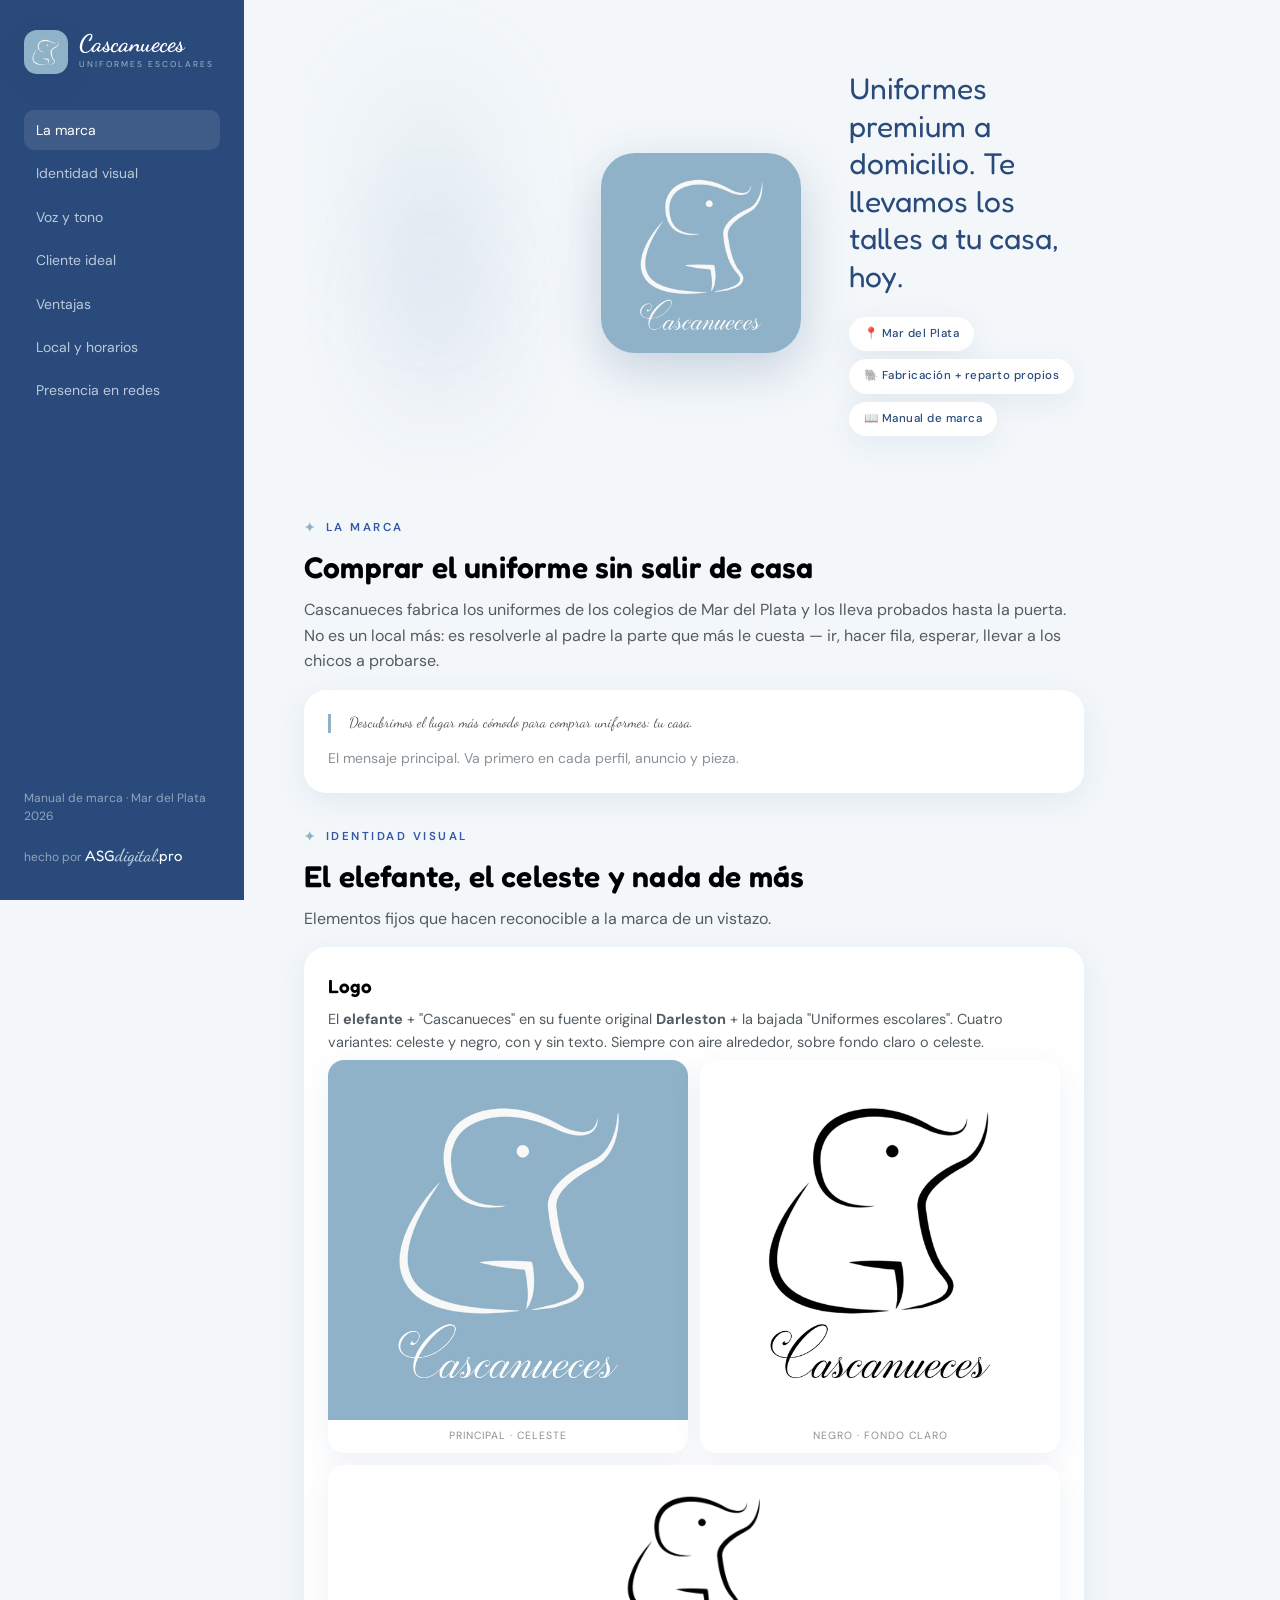
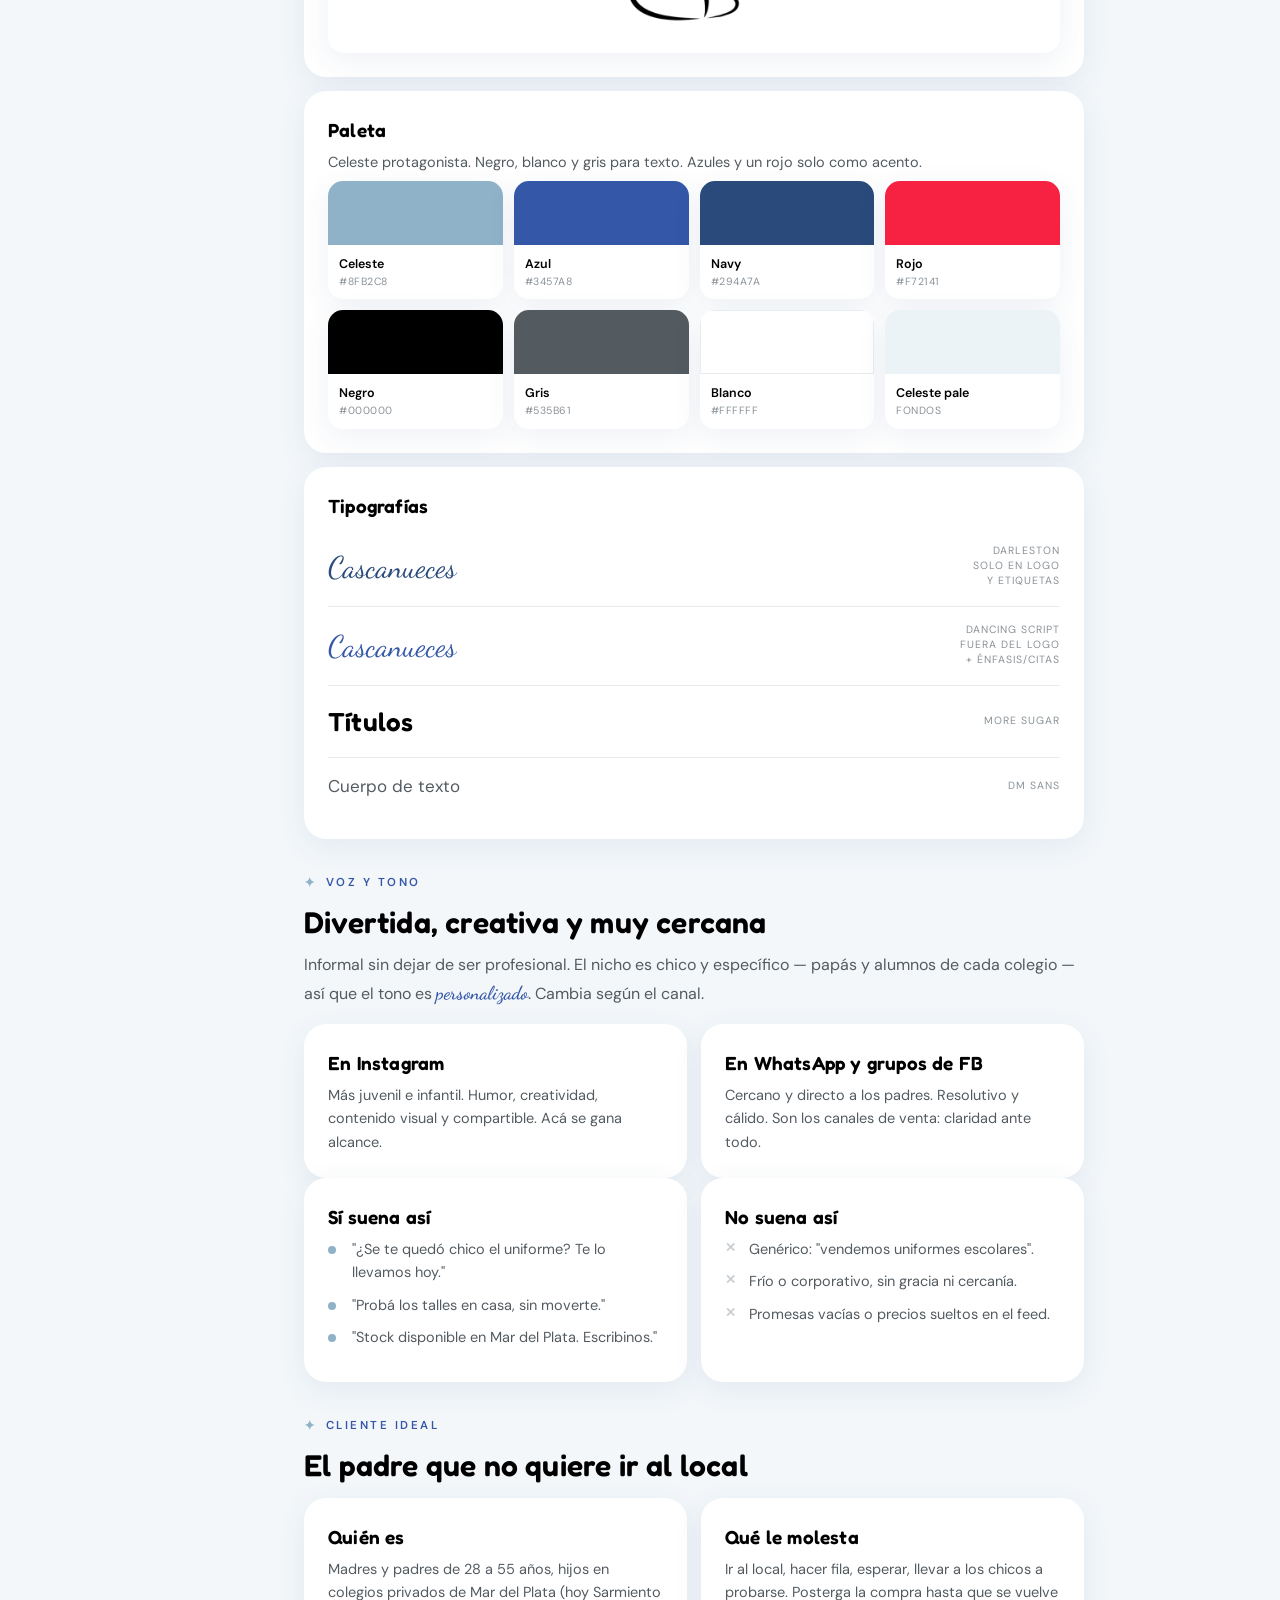
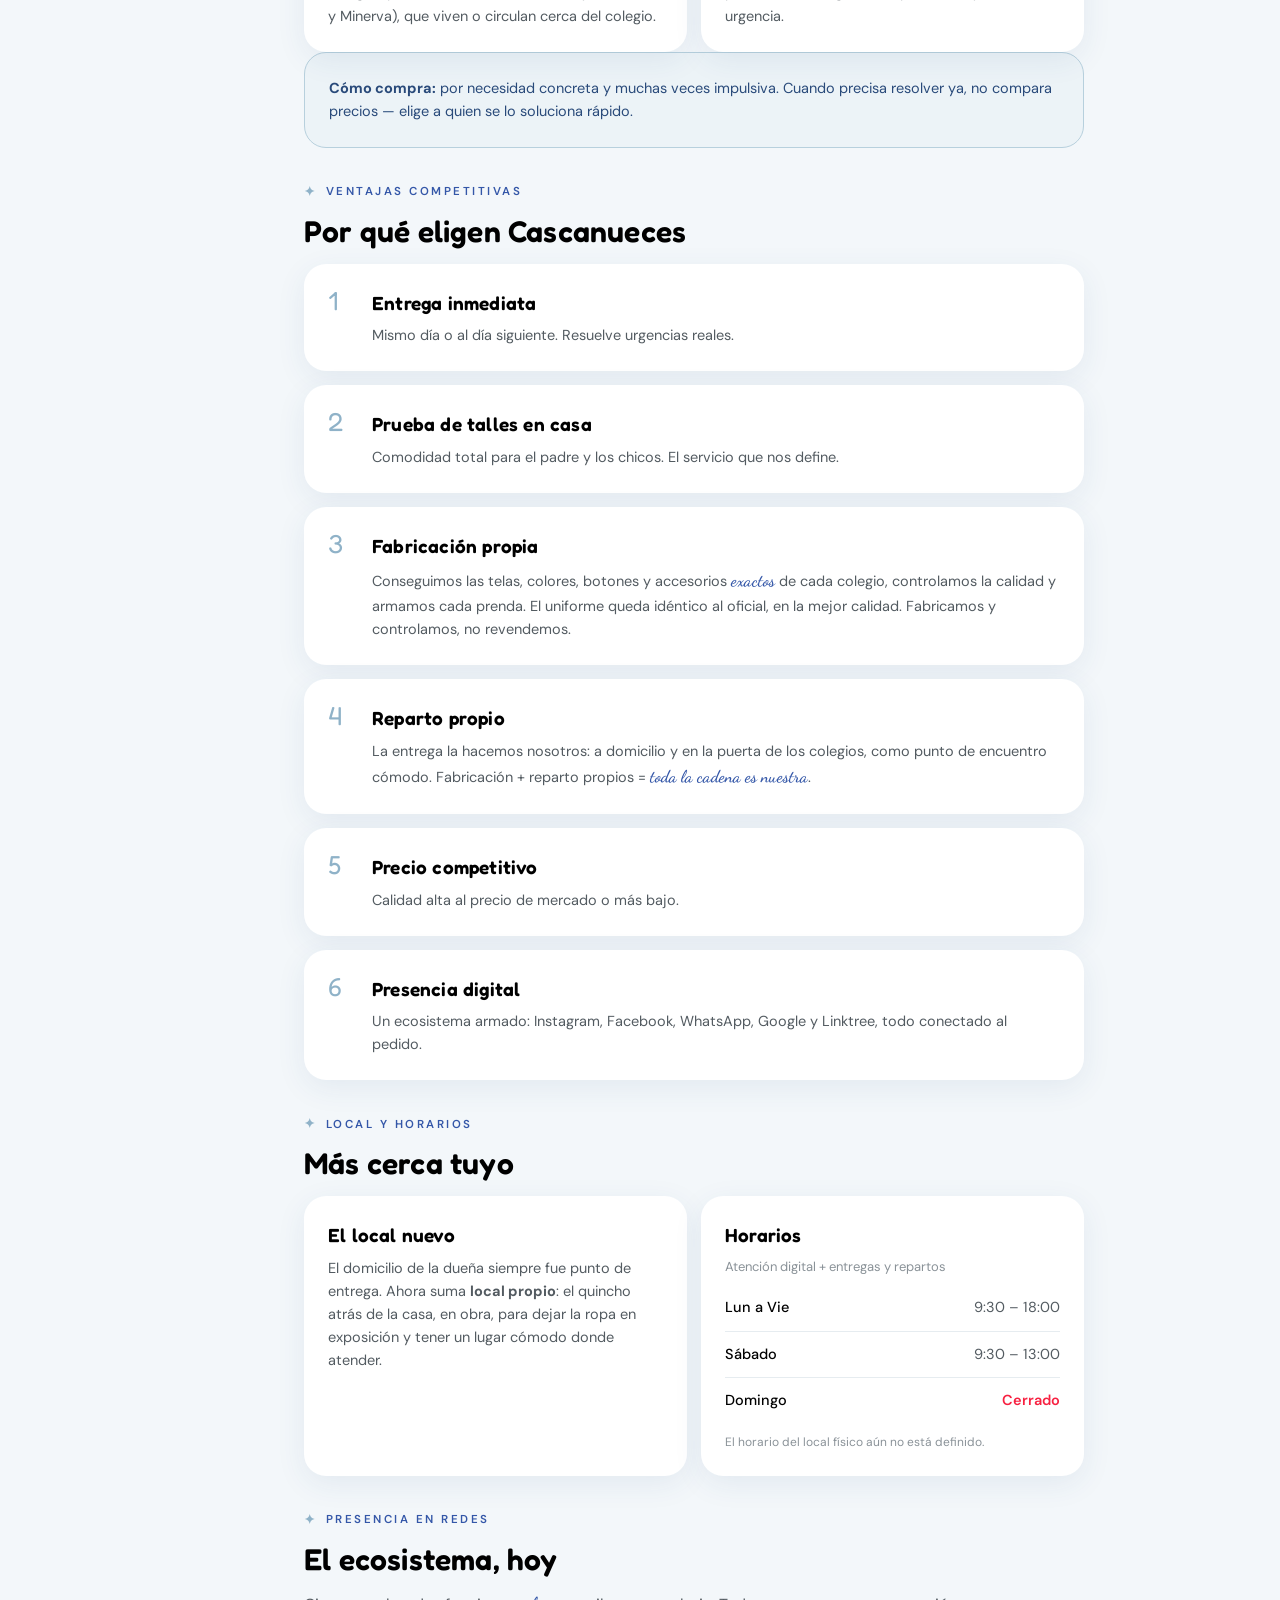
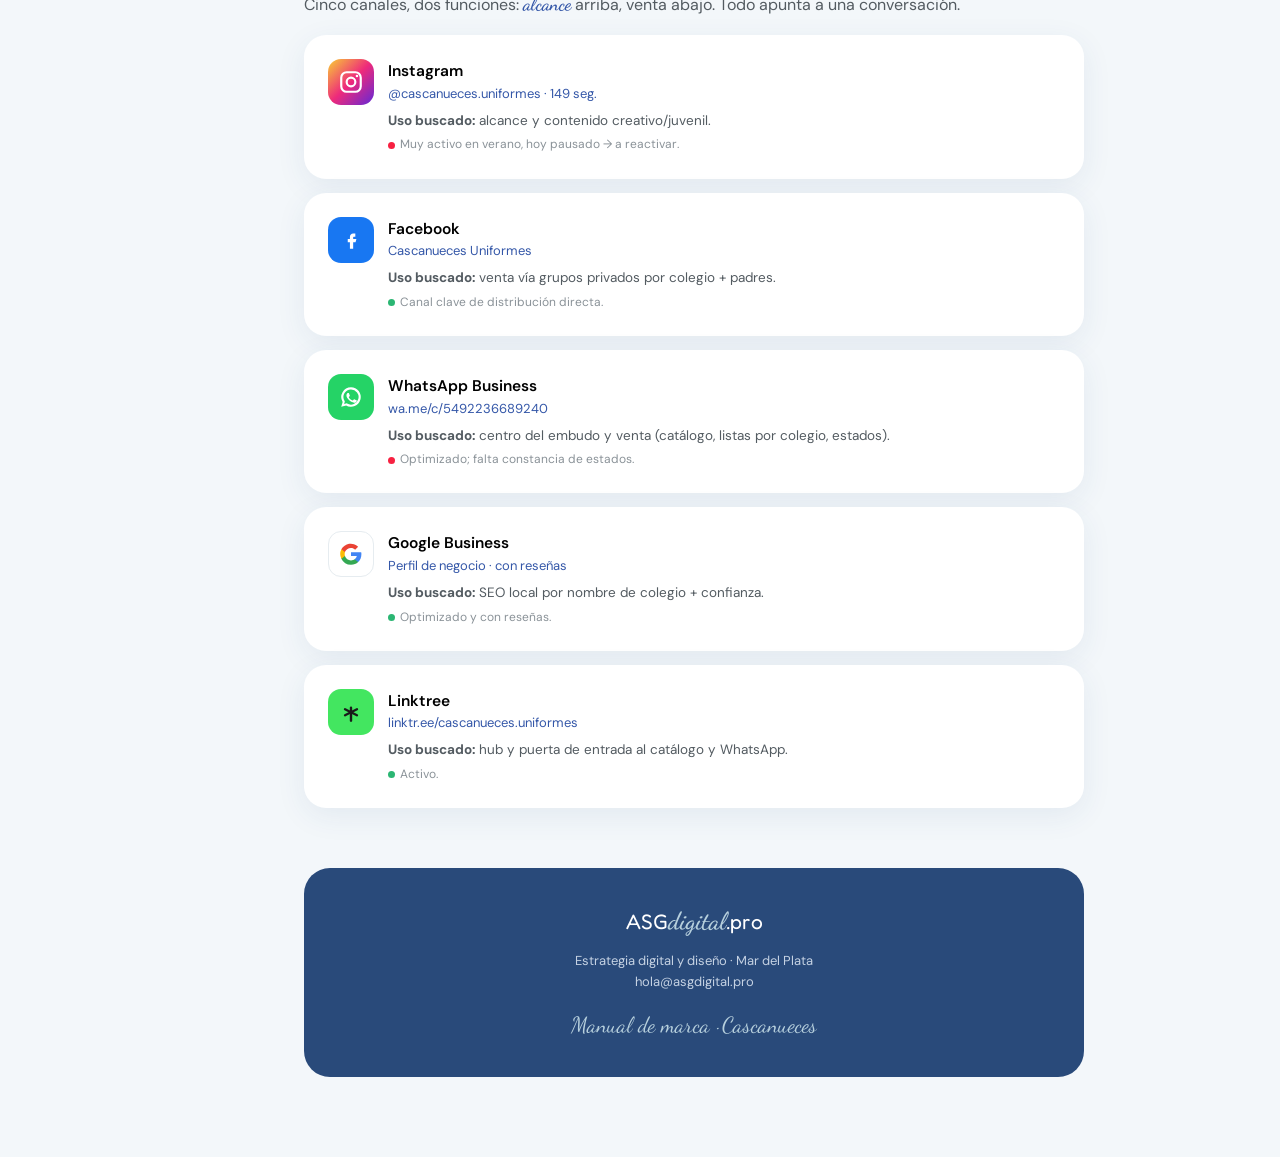
<file: marca/cascanueces-manual-marca (1).html>
<!DOCTYPE html>
<html lang="es-AR">
<head>
<meta charset="UTF-8"/>
<meta name="viewport" content="width=device-width, initial-scale=1.0"/>
<title>Cascanueces · Manual de marca</title>
<link rel="preconnect" href="https://fonts.googleapis.com"/>
<link href="https://fonts.googleapis.com/css2?family=DM+Sans:wght@300;400;500;600;700&family=Dancing+Script:wght@600;700&family=Fredoka:wght@500;600;700&display=swap" rel="stylesheet"/>
<link href="https://fonts.cdnfonts.com/css/more-sugar" rel="stylesheet"/>
<style>
:root{
  --celeste:#8FB2C8; --celeste-light:#B7D0DD; --celeste-pale:#ECF3F7;
  --azul:#3457A8; --navy:#294A7A; --rojo:#F72141;
  --negro:#000000; --blanco:#FFFFFF; --gris:#535B61; --gris-soft:#8A9298; --linea:#E6ECF0;
  --bg:#F3F7FA;
  --card-shadow:0 8px 30px rgba(41,74,122,.08);
  --card-shadow-hover:0 14px 44px rgba(41,74,122,.15);
}
*{margin:0;padding:0;box-sizing:border-box}
html{scroll-behavior:smooth}
body{font-family:'DM Sans',sans-serif;background:var(--bg);color:var(--gris);line-height:1.6;-webkit-font-smoothing:antialiased}
h1,h2,h3,.title{font-family:'More Sugar','Fredoka',sans-serif;color:var(--negro);font-weight:600;letter-spacing:.2px}
.script{font-family:'Dancing Script',cursive}
em{font-family:'Dancing Script',cursive;font-style:normal;color:var(--azul);font-size:1.18em;font-weight:600}
a{color:inherit;text-decoration:none}
img{display:block;max-width:100%}

.app{max-width:600px;margin:0 auto;background:var(--bg);position:relative;overflow:hidden}
.sidebar{display:none}
.mobile-header{display:flex;align-items:center;justify-content:space-between;padding:14px 20px;position:sticky;top:0;z-index:30;background:rgba(243,247,250,.92);backdrop-filter:blur(8px);border-bottom:1px solid var(--linea)}
.main{padding:0 20px 56px}

.badge-logo{width:44px;height:44px;border-radius:13px;flex-shrink:0;box-shadow:var(--card-shadow)}
.brand-name{font-family:'Dancing Script',cursive;font-weight:700;font-size:24px;color:var(--navy);line-height:1}
.brand-sub{font-size:8.5px;letter-spacing:2px;text-transform:uppercase;color:var(--gris-soft);margin-top:2px}
.hrow{display:flex;align-items:center;gap:11px}

.hero{position:relative;text-align:center;padding:48px 16px 40px;overflow:hidden}
.blob{position:absolute;border-radius:50%;filter:blur(54px);opacity:.16;z-index:0}
.blob-1{width:240px;height:240px;background:var(--celeste);top:-60px;right:-70px}
.blob-2{width:200px;height:200px;background:var(--azul);bottom:-60px;left:-70px;opacity:.10}
.hero>*{position:relative;z-index:1}
.hero-logo{width:188px;height:188px;border-radius:34px;margin:0 auto 22px;box-shadow:0 16px 50px rgba(41,74,122,.22)}
.hero-tag{font-family:'More Sugar','Fredoka',sans-serif;font-size:24px;color:var(--navy);max-width:360px;margin:0 auto;line-height:1.25}
.hero-meta{display:inline-flex;flex-wrap:wrap;justify-content:center;gap:8px;margin-top:22px}
.pill{font-size:11.5px;letter-spacing:.5px;color:var(--navy);background:var(--blanco);padding:8px 15px;border-radius:50px;box-shadow:var(--card-shadow);font-weight:500}

.section{margin-top:34px;scroll-margin-top:84px}
.eyebrow{display:flex;align-items:center;gap:8px;font-size:11.5px;letter-spacing:2.5px;text-transform:uppercase;color:var(--azul);font-weight:600;margin-bottom:12px}
.eyebrow::before{content:"✦";color:var(--celeste);font-size:13px}
.section h2{font-size:30px;line-height:1.1;margin-bottom:13px}
.lead{font-size:16px;color:var(--gris)}

.card{background:var(--blanco);border-radius:22px;padding:24px;box-shadow:var(--card-shadow);transition:transform .3s ease,box-shadow .3s ease}
.card+.card{margin-top:14px}
.card:hover{transform:translateY(-4px);box-shadow:var(--card-shadow-hover)}
.card h3{font-size:19px;margin-bottom:6px}
.card p{font-size:14.5px;color:var(--gris)}

.quote{font-family:'Dancing Script',cursive;font-size:27px;line-height:1.3;color:var(--navy);border-left:3px solid var(--celeste);padding-left:18px}

.swatches{display:grid;grid-template-columns:repeat(2,1fr);gap:11px;margin-top:6px}
.swatch{border-radius:15px;overflow:hidden;box-shadow:var(--card-shadow)}
.swatch .chip{height:64px}
.swatch .meta{background:var(--blanco);padding:9px 11px}
.swatch .nm{font-size:12.5px;font-weight:600;color:var(--negro)}
.swatch .hx{font-size:10.5px;letter-spacing:.5px;color:var(--gris-soft);text-transform:uppercase}

.type-row{display:flex;align-items:center;justify-content:space-between;gap:14px;padding:15px 0;border-bottom:1px solid var(--linea)}
.type-row:last-child{border-bottom:none}
.type-label{font-size:10.5px;letter-spacing:1px;text-transform:uppercase;color:var(--gris-soft);flex-shrink:0;text-align:right;line-height:1.4}

.list{list-style:none;margin-top:4px}
.list li{position:relative;padding-left:24px;margin-bottom:9px;font-size:14.5px;color:var(--gris)}
.list li::before{content:"";position:absolute;left:0;top:8px;width:8px;height:8px;border-radius:50%;background:var(--celeste)}
.list.x li::before{background:none;content:"✕";color:#C9CFD3;top:0;font-size:13px;font-weight:700}

.logo-variants{display:grid;grid-template-columns:1fr 1fr;gap:12px;margin-top:6px}
.lv{border-radius:16px;overflow:hidden;box-shadow:var(--card-shadow);background:var(--blanco)}
.lv img{width:100%}
.lv .cap{font-size:10.5px;letter-spacing:1px;text-transform:uppercase;color:var(--gris-soft);text-align:center;padding:8px}
.lv.full{grid-column:1 / -1;background:var(--blanco);display:flex;align-items:center;justify-content:center;padding:14px}
.lv.full img{max-width:160px}

.adv{display:flex;gap:14px;align-items:flex-start}
.adv .n{font-family:'More Sugar','Fredoka',sans-serif;font-size:26px;color:var(--celeste);line-height:1;flex-shrink:0;width:30px}

.hi{background:var(--celeste-pale);box-shadow:none;border:1px solid var(--celeste-light)}
.hi p{color:var(--navy)}

.hours{display:flex;flex-direction:column;gap:0}
.hours .r{display:flex;justify-content:space-between;padding:11px 0;border-bottom:1px solid var(--linea);font-size:14.5px}
.hours .r:last-child{border-bottom:none}
.hours .d{color:var(--negro);font-weight:500}
.hours .h{color:var(--gris)}
.hours .closed{color:var(--rojo);font-weight:600}

.channel{display:flex;align-items:flex-start;gap:14px}
.ico{width:46px;height:46px;border-radius:13px;flex-shrink:0;display:flex;align-items:center;justify-content:center}
.ico svg{width:26px;height:26px}
.channel .info{flex:1;min-width:0}
.channel .info .h{font-size:15.5px;font-weight:600;color:var(--negro)}
.channel .info .handle{font-size:13px;color:var(--azul);word-break:break-word;margin-bottom:5px}
.channel .info .desc{font-size:13.5px;color:var(--gris)}
.channel .info .state{font-size:12px;color:var(--gris-soft);margin-top:4px}
.dot{display:inline-block;width:7px;height:7px;border-radius:50%;margin-right:5px;vertical-align:middle}
.dot.on{background:#2BB673}.dot.warn{background:var(--rojo)}

.footer{margin-top:44px;background:var(--navy);color:#fff;border-radius:26px;padding:34px 26px;text-align:center}
.footer .asg{font-family:'More Sugar','Fredoka',sans-serif;font-size:21px;color:#fff}
.footer .asg em{color:var(--celeste-light)}
.footer p{font-size:13px;color:#c5d2e3;margin-top:9px}
.footer .firma{font-family:'Dancing Script',cursive;font-size:22px;color:var(--celeste-light);margin-top:16px}

.reveal{opacity:0;transform:translateY(16px);transition:opacity .7s ease,transform .7s ease}
.reveal.in{opacity:1;transform:none}

@media(min-width:960px){
  .app{max-width:none;width:100vw;display:flex;align-items:flex-start}
  .mobile-header{display:none}
  .sidebar{display:flex;flex-direction:column;width:244px;flex-shrink:0;background:var(--navy);color:#fff;position:sticky;top:0;height:100vh;padding:30px 24px;justify-content:space-between}
  .sidebar .brand-name{color:#fff}.sidebar .brand-sub{color:#9fb3cc}
  .side-nav{margin-top:36px;display:flex;flex-direction:column;gap:3px}
  .side-nav a{font-size:14px;color:#bcc9da;padding:9px 12px;border-radius:10px;transition:background .2s,color .2s}
  .side-nav a:hover,.side-nav a.active{background:rgba(255,255,255,.10);color:#fff}
  .side-foot{font-size:12px;color:#92a5bd;line-height:1.5}
  .side-foot .asg{font-family:'More Sugar','Fredoka',sans-serif;color:#fff;font-size:15px}
  .side-foot .asg em{color:var(--celeste-light)}
  .main{flex:1;padding:0 60px 80px;max-width:900px}
  .hero{text-align:left;padding:70px 0 48px;display:flex;align-items:center;gap:48px}
  .hero-logo{margin:0;width:200px;height:200px}
  .hero-tag{margin:0;max-width:380px;font-size:30px}
  .hero-meta{justify-content:flex-start}
  .grid-2{display:grid;grid-template-columns:1fr 1fr;gap:14px}
  .grid-2 .card+.card{margin-top:0}
  .swatches{grid-template-columns:repeat(4,1fr)}
  .footer{margin-top:60px}
}
</style>
</head>
<body>
<div class="app">

  <aside class="sidebar">
    <div>
      <div class="hrow">
        <img class="badge-logo" src="[data-uri]" alt="Cascanueces"/>
        <div><div class="brand-name">Cascanueces</div><div class="brand-sub">Uniformes escolares</div></div>
      </div>
      <nav class="side-nav">
        <a href="#marca" class="active">La marca</a>
        <a href="#identidad">Identidad visual</a>
        <a href="#voz">Voz y tono</a>
        <a href="#cliente">Cliente ideal</a>
        <a href="#ventajas">Ventajas</a>
        <a href="#local">Local y horarios</a>
        <a href="#presencia">Presencia en redes</a>
      </nav>
    </div>
    <div class="side-foot">Manual de marca · Mar del Plata 2026<br/><br/>hecho por <span class="asg">ASG<em>digital</em>.pro</span></div>
  </aside>

  <header class="mobile-header">
    <div class="hrow">
      <img class="badge-logo" style="width:38px;height:38px" src="[data-uri]" alt="Cascanueces"/>
      <div class="brand-name" style="font-size:21px">Cascanueces</div>
    </div>
    <span style="font-size:10.5px;letter-spacing:1.5px;text-transform:uppercase;color:var(--gris-soft)">Manual</span>
  </header>

  <main class="main">

    <section class="hero" id="marca">
      <div class="blob blob-1"></div><div class="blob blob-2"></div>
      <img class="hero-logo" src="[data-uri]" alt="Logo Cascanueces"/>
      <div>
        <p class="hero-tag">Uniformes premium a domicilio. Te llevamos los talles a tu casa, hoy.</p>
        <div class="hero-meta">
          <span class="pill">📍 Mar del Plata</span>
          <span class="pill">🐘 Fabricación + reparto propios</span>
          <span class="pill">📖 Manual de marca</span>
        </div>
      </div>
    </section>

    <section class="section" id="esencia">
      <div class="eyebrow">La marca</div>
      <h2>Comprar el uniforme sin salir de casa</h2>
      <p class="lead">Cascanueces fabrica los uniformes de los colegios de Mar del Plata y los lleva probados hasta la puerta. No es un local más: es resolverle al padre la parte que más le cuesta — ir, hacer fila, esperar, llevar a los chicos a probarse.</p>
      <div class="card reveal" style="margin-top:16px">
        <p class="quote">Descubrimos el lugar más cómodo para comprar uniformes: tu casa.</p>
        <p style="margin-top:14px;font-size:14px;color:var(--gris-soft)">El mensaje principal. Va primero en cada perfil, anuncio y pieza.</p>
      </div>
    </section>

    <section class="section" id="identidad">
      <div class="eyebrow">Identidad visual</div>
      <h2>El elefante, el celeste y nada de más</h2>
      <p class="lead">Elementos fijos que hacen reconocible a la marca de un vistazo.</p>

      <div class="card reveal" style="margin-top:16px">
        <h3>Logo</h3>
        <p>El <strong>elefante</strong> + "Cascanueces" en su fuente original <strong>Darleston</strong> + la bajada "Uniformes escolares". Cuatro variantes: celeste y negro, con y sin texto. Siempre con aire alrededor, sobre fondo claro o celeste.</p>
        <div class="logo-variants">
          <div class="lv"><img src="[data-uri]" alt="Logo celeste"/><div class="cap">Principal · celeste</div></div>
          <div class="lv"><img src="[data-uri]" alt="Logo negro"/><div class="cap">Negro · fondo claro</div></div>
          <div class="lv full"><img src="[data-uri]" alt="Isotipo elefante"/></div>
        </div>
      </div>

      <div class="card reveal">
        <h3>Paleta</h3>
        <p style="margin-bottom:4px">Celeste protagonista. Negro, blanco y gris para texto. Azules y un rojo solo como acento.</p>
        <div class="swatches">
          <div class="swatch"><div class="chip" style="background:var(--celeste)"></div><div class="meta"><div class="nm">Celeste</div><div class="hx">#8FB2C8</div></div></div>
          <div class="swatch"><div class="chip" style="background:var(--azul)"></div><div class="meta"><div class="nm">Azul</div><div class="hx">#3457A8</div></div></div>
          <div class="swatch"><div class="chip" style="background:var(--navy)"></div><div class="meta"><div class="nm">Navy</div><div class="hx">#294A7A</div></div></div>
          <div class="swatch"><div class="chip" style="background:var(--rojo)"></div><div class="meta"><div class="nm">Rojo</div><div class="hx">#F72141</div></div></div>
          <div class="swatch"><div class="chip" style="background:var(--negro)"></div><div class="meta"><div class="nm">Negro</div><div class="hx">#000000</div></div></div>
          <div class="swatch"><div class="chip" style="background:var(--gris)"></div><div class="meta"><div class="nm">Gris</div><div class="hx">#535B61</div></div></div>
          <div class="swatch"><div class="chip" style="background:var(--blanco);border:1px solid var(--linea)"></div><div class="meta"><div class="nm">Blanco</div><div class="hx">#FFFFFF</div></div></div>
          <div class="swatch"><div class="chip" style="background:var(--celeste-pale)"></div><div class="meta"><div class="nm">Celeste pale</div><div class="hx">fondos</div></div></div>
        </div>
      </div>

      <div class="card reveal">
        <h3>Tipografías</h3>
        <div class="type-row"><span class="script" style="font-size:30px;color:var(--navy)">Cascanueces</span><span class="type-label">Darleston<br/>solo en logo<br/>y etiquetas</span></div>
        <div class="type-row"><span class="script" style="font-size:30px;color:var(--azul)">Cascanueces</span><span class="type-label">Dancing Script<br/>fuera del logo<br/>+ énfasis/citas</span></div>
        <div class="type-row"><span class="title" style="font-size:26px;color:var(--negro)">Títulos</span><span class="type-label">More Sugar</span></div>
        <div class="type-row"><span style="font-size:17px;color:var(--gris)">Cuerpo de texto</span><span class="type-label">DM Sans</span></div>
      </div>
    </section>

    <section class="section" id="voz">
      <div class="eyebrow">Voz y tono</div>
      <h2>Divertida, creativa y muy cercana</h2>
      <p class="lead">Informal sin dejar de ser profesional. El nicho es chico y específico — papás y alumnos de cada colegio — así que el tono es <em>personalizado</em>. Cambia según el canal.</p>
      <div class="grid-2" style="margin-top:16px">
        <div class="card reveal"><h3>En Instagram</h3><p>Más juvenil e infantil. Humor, creatividad, contenido visual y compartible. Acá se gana alcance.</p></div>
        <div class="card reveal"><h3>En WhatsApp y grupos de FB</h3><p>Cercano y directo a los padres. Resolutivo y cálido. Son los canales de venta: claridad ante todo.</p></div>
      </div>
      <div class="grid-2">
        <div class="card reveal"><h3>Sí suena así</h3><ul class="list"><li>"¿Se te quedó chico el uniforme? Te lo llevamos hoy."</li><li>"Probá los talles en casa, sin moverte."</li><li>"Stock disponible en Mar del Plata. Escribinos."</li></ul></div>
        <div class="card reveal"><h3>No suena así</h3><ul class="list x"><li>Genérico: "vendemos uniformes escolares".</li><li>Frío o corporativo, sin gracia ni cercanía.</li><li>Promesas vacías o precios sueltos en el feed.</li></ul></div>
      </div>
    </section>

    <section class="section" id="cliente">
      <div class="eyebrow">Cliente ideal</div>
      <h2>El padre que no quiere ir al local</h2>
      <div class="grid-2" style="margin-top:16px">
        <div class="card reveal"><h3>Quién es</h3><p>Madres y padres de 28 a 55 años, hijos en colegios privados de Mar del Plata (hoy Sarmiento y Minerva), que viven o circulan cerca del colegio.</p></div>
        <div class="card reveal"><h3>Qué le molesta</h3><p>Ir al local, hacer fila, esperar, llevar a los chicos a probarse. Posterga la compra hasta que se vuelve urgencia.</p></div>
      </div>
      <div class="card reveal hi"><p><strong>Cómo compra:</strong> por necesidad concreta y muchas veces impulsiva. Cuando precisa resolver ya, no compara precios — elige a quien se lo soluciona rápido.</p></div>
    </section>

    <section class="section" id="ventajas">
      <div class="eyebrow">Ventajas competitivas</div>
      <h2>Por qué eligen Cascanueces</h2>
      <div class="card reveal" style="margin-top:16px"><div class="adv"><span class="n">1</span><div><h3>Entrega inmediata</h3><p>Mismo día o al día siguiente. Resuelve urgencias reales.</p></div></div></div>
      <div class="card reveal"><div class="adv"><span class="n">2</span><div><h3>Prueba de talles en casa</h3><p>Comodidad total para el padre y los chicos. El servicio que nos define.</p></div></div></div>
      <div class="card reveal"><div class="adv"><span class="n">3</span><div><h3>Fabricación propia</h3><p>Conseguimos las telas, colores, botones y accesorios <em>exactos</em> de cada colegio, controlamos la calidad y armamos cada prenda. El uniforme queda idéntico al oficial, en la mejor calidad. Fabricamos y controlamos, no revendemos.</p></div></div></div>
      <div class="card reveal"><div class="adv"><span class="n">4</span><div><h3>Reparto propio</h3><p>La entrega la hacemos nosotros: a domicilio y en la puerta de los colegios, como punto de encuentro cómodo. Fabricación + reparto propios = <em>toda la cadena es nuestra</em>.</p></div></div></div>
      <div class="card reveal"><div class="adv"><span class="n">5</span><div><h3>Precio competitivo</h3><p>Calidad alta al precio de mercado o más bajo.</p></div></div></div>
      <div class="card reveal"><div class="adv"><span class="n">6</span><div><h3>Presencia digital</h3><p>Un ecosistema armado: Instagram, Facebook, WhatsApp, Google y Linktree, todo conectado al pedido.</p></div></div></div>
    </section>

    <section class="section" id="local">
      <div class="eyebrow">Local y horarios</div>
      <h2>Más cerca tuyo</h2>
      <div class="grid-2" style="margin-top:16px">
        <div class="card reveal"><h3>El local nuevo</h3><p>El domicilio de la dueña siempre fue punto de entrega. Ahora suma <strong>local propio</strong>: el quincho atrás de la casa, en obra, para dejar la ropa en exposición y tener un lugar cómodo donde atender.</p></div>
        <div class="card reveal">
          <h3>Horarios</h3>
          <p style="font-size:13px;color:var(--gris-soft);margin-bottom:8px">Atención digital + entregas y repartos</p>
          <div class="hours">
            <div class="r"><span class="d">Lun a Vie</span><span class="h">9:30 – 18:00</span></div>
            <div class="r"><span class="d">Sábado</span><span class="h">9:30 – 13:00</span></div>
            <div class="r"><span class="d">Domingo</span><span class="closed">Cerrado</span></div>
          </div>
          <p style="font-size:12px;color:var(--gris-soft);margin-top:10px">El horario del local físico aún no está definido.</p>
        </div>
      </div>
    </section>

    <section class="section" id="presencia">
      <div class="eyebrow">Presencia en redes</div>
      <h2>El ecosistema, hoy</h2>
      <p class="lead">Cinco canales, dos funciones: <em>alcance</em> arriba, venta abajo. Todo apunta a una conversación.</p>

      <div class="card reveal" style="margin-top:16px"><div class="channel">
        <div class="ico" style="background:linear-gradient(135deg,#F9CE34,#EE2A7B,#6228D7)">
          <svg viewBox="0 0 24 24" fill="none" stroke="#fff" stroke-width="2"><rect x="3" y="3" width="18" height="18" rx="5"/><circle cx="12" cy="12" r="4"/><circle cx="17.5" cy="6.5" r="1.2" fill="#fff" stroke="none"/></svg>
        </div>
        <div class="info"><div class="h">Instagram</div><div class="handle">@cascanueces.uniformes · 149 seg.</div><div class="desc"><strong>Uso buscado:</strong> alcance y contenido creativo/juvenil.</div><div class="state"><span class="dot warn"></span>Muy activo en verano, hoy pausado → a reactivar.</div></div>
      </div></div>

      <div class="card reveal"><div class="channel">
        <div class="ico" style="background:#1877F2">
          <svg viewBox="0 0 24 24" fill="#fff"><path d="M14 9h2V6h-2c-1.7 0-3 1.3-3 3v2H9v3h2v6h3v-6h2.2l.8-3H14V9.5c0-.3.2-.5.5-.5z"/></svg>
        </div>
        <div class="info"><div class="h">Facebook</div><div class="handle">Cascanueces Uniformes</div><div class="desc"><strong>Uso buscado:</strong> venta vía grupos privados por colegio + padres.</div><div class="state"><span class="dot on"></span>Canal clave de distribución directa.</div></div>
      </div></div>

      <div class="card reveal"><div class="channel">
        <div class="ico" style="background:#25D366">
          <svg viewBox="0 0 24 24" fill="#fff"><path d="M12 3a9 9 0 0 0-7.7 13.6L3 21l4.5-1.2A9 9 0 1 0 12 3zm0 2a7 7 0 1 1-3.6 13l-.3-.2-2.4.6.6-2.3-.2-.4A7 7 0 0 1 12 5zm-2.7 3.3c-.2 0-.5 0-.7.3-.2.3-.8.8-.8 2s.8 2.3 1 2.5c.1.2 1.6 2.6 4 3.5 2 .8 2.4.6 2.8.6.4 0 1.3-.5 1.5-1 .2-.6.2-1 .1-1.1l-.6-.3s-1.3-.6-1.5-.7c-.2-.1-.4-.1-.5.1l-.7.9c-.1.1-.2.2-.5.1-.3-.2-1.1-.5-2-1.2-.7-.6-1.2-1.4-1.3-1.6-.1-.3 0-.4.1-.5l.4-.5.3-.5v-.4l-.7-1.7c-.2-.5-.4-.4-.5-.4z"/></svg>
        </div>
        <div class="info"><div class="h">WhatsApp Business</div><div class="handle">wa.me/c/5492236689240</div><div class="desc"><strong>Uso buscado:</strong> centro del embudo y venta (catálogo, listas por colegio, estados).</div><div class="state"><span class="dot warn"></span>Optimizado; falta constancia de estados.</div></div>
      </div></div>

      <div class="card reveal"><div class="channel">
        <div class="ico" style="background:#fff;border:1px solid var(--linea)">
          <svg viewBox="0 0 24 24"><path fill="#4285F4" d="M21.6 12.2c0-.6 0-1.2-.2-1.8H12v3.5h5.4a4.6 4.6 0 0 1-2 3v2.5h3.2c1.9-1.7 3-4.3 3-7.2z"/><path fill="#34A853" d="M12 22c2.7 0 5-1 6.6-2.6l-3.2-2.5c-.9.6-2 1-3.4 1-2.6 0-4.8-1.7-5.6-4.1H3.1v2.6A10 10 0 0 0 12 22z"/><path fill="#FBBC05" d="M6.4 13.8a6 6 0 0 1 0-3.6V7.6H3.1a10 10 0 0 0 0 8.8z"/><path fill="#EA4335" d="M12 6.5c1.5 0 2.8.5 3.8 1.5l2.8-2.8A10 10 0 0 0 3.1 7.6l3.3 2.6C7.2 8.2 9.4 6.5 12 6.5z"/></svg>
        </div>
        <div class="info"><div class="h">Google Business</div><div class="handle">Perfil de negocio · con reseñas</div><div class="desc"><strong>Uso buscado:</strong> SEO local por nombre de colegio + confianza.</div><div class="state"><span class="dot on"></span>Optimizado y con reseñas.</div></div>
      </div></div>

      <div class="card reveal"><div class="channel">
        <div class="ico" style="background:#43E660">
          <svg viewBox="0 0 24 24" fill="none" stroke="#1a1a1a" stroke-width="2.2" stroke-linecap="round"><path d="M12 8v12"/><path d="M6.5 9.5 17.5 15"/><path d="M17.5 9.5 6.5 15"/></svg>
        </div>
        <div class="info"><div class="h">Linktree</div><div class="handle">linktr.ee/cascanueces.uniformes</div><div class="desc"><strong>Uso buscado:</strong> hub y puerta de entrada al catálogo y WhatsApp.</div><div class="state"><span class="dot on"></span>Activo.</div></div>
      </div></div>
    </section>

    <div class="footer reveal">
      <div class="asg">ASG<em>digital</em>.pro</div>
      <p>Estrategia digital y diseño · Mar del Plata<br/>hola@asgdigital.pro</p>
      <div class="firma">Manual de marca · Cascanueces</div>
    </div>

  </main>
</div>

<script>
const io=new IntersectionObserver(es=>{es.forEach(e=>{if(e.isIntersecting){e.target.classList.add('in');io.unobserve(e.target)}})},{threshold:.12});
document.querySelectorAll('.reveal').forEach(el=>io.observe(el));
const links=[...document.querySelectorAll('.side-nav a')];
const map=links.map(a=>({a,sec:document.querySelector(a.getAttribute('href'))})).filter(x=>x.sec);
const spy=new IntersectionObserver(es=>{es.forEach(e=>{if(e.isIntersecting){links.forEach(l=>l.classList.remove('active'));const m=map.find(x=>x.sec===e.target);if(m)m.a.classList.add('active')}})},{rootMargin:'-40% 0px -55% 0px'});
map.forEach(x=>spy.observe(x.sec));
</script>
</body>
</html>
</file>
